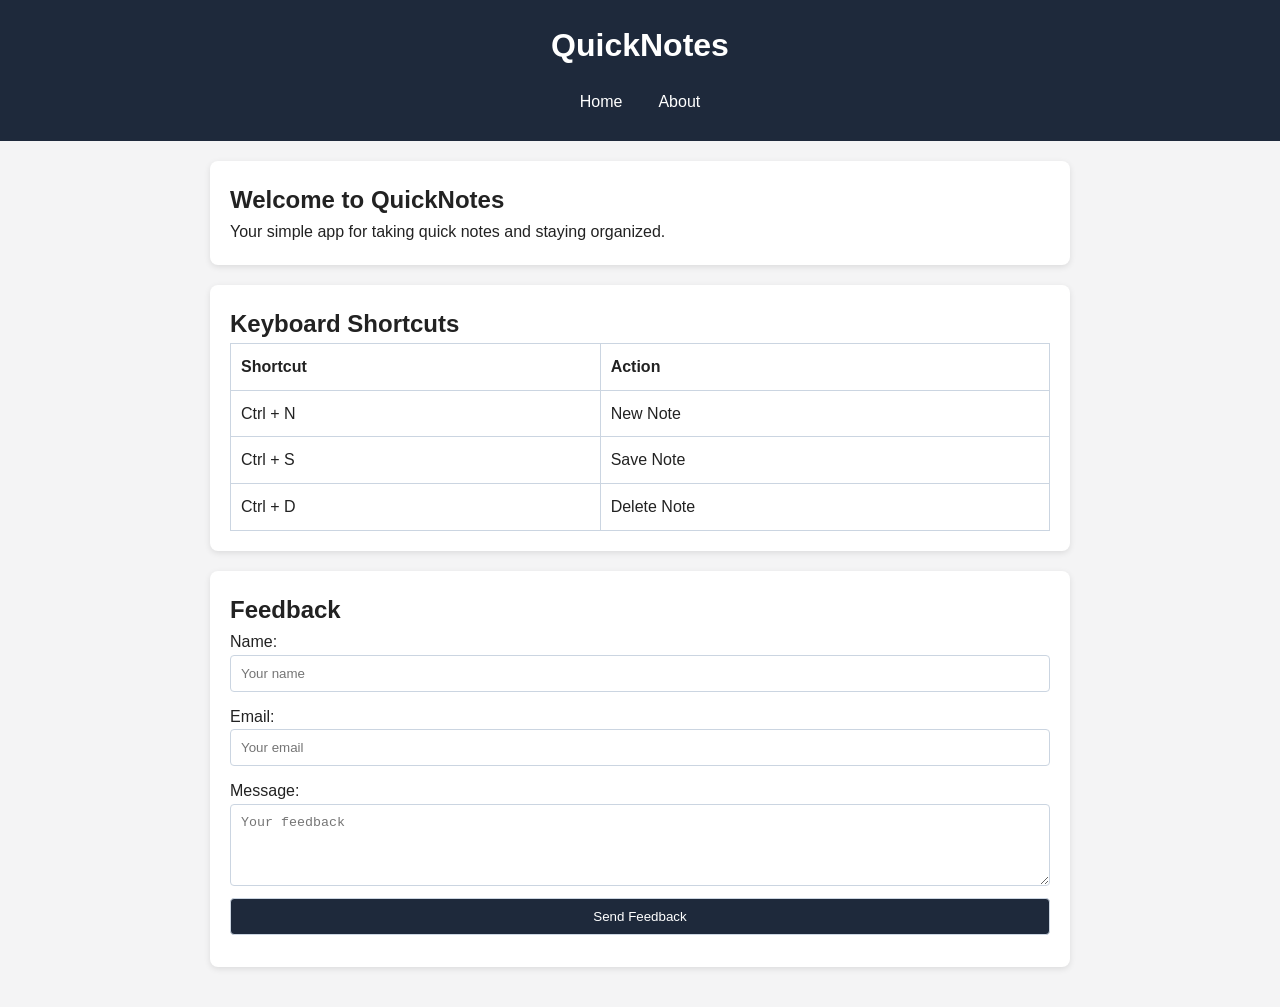
<file: day2/index.html>
<!DOCTYPE html>
<html lang="en">
<head>
  <meta charset="UTF-8">
  <meta name="viewport" content="width=device-width, initial-scale=1.0">
  <title>QuickNotes - Home</title>
  <link rel="stylesheet" href="style.css">
</head>
<body>
  <header>
    <h1>QuickNotes</h1>
    <nav>
      <a href="index.html">Home</a>
      <a href="about.html">About</a>
    </nav>
  </header>

  <main>
    <section>
      <h2>Welcome to QuickNotes</h2>
      <p>Your simple app for taking quick notes and staying organized.</p>
    </section>

    <section>
      <h2>Keyboard Shortcuts</h2>
      <table>
        <thead>
          <tr>
            <th>Shortcut</th>
            <th>Action</th>
          </tr>
        </thead>
        <tbody>
          <tr>
            <td>Ctrl + N</td>
            <td>New Note</td>
          </tr>
          <tr>
            <td>Ctrl + S</td>
            <td>Save Note</td>
          </tr>
          <tr>
            <td>Ctrl + D</td>
            <td>Delete Note</td>
          </tr>
        </tbody>
      </table>
    </section>

    <section>
      <h2>Feedback</h2>
      <form>
        <label for="name">Name:</label>
        <input type="text" id="name" name="name" placeholder="Your name">

        <label for="email">Email:</label>
        <input type="email" id="email" name="email" placeholder="Your email">

        <label for="message">Message:</label>
        <textarea id="message" name="message" rows="4" placeholder="Your feedback"></textarea>

        <button type="submit">Send Feedback</button>
      </form>
    </section>
  </main>
</body>
</html>
</file>
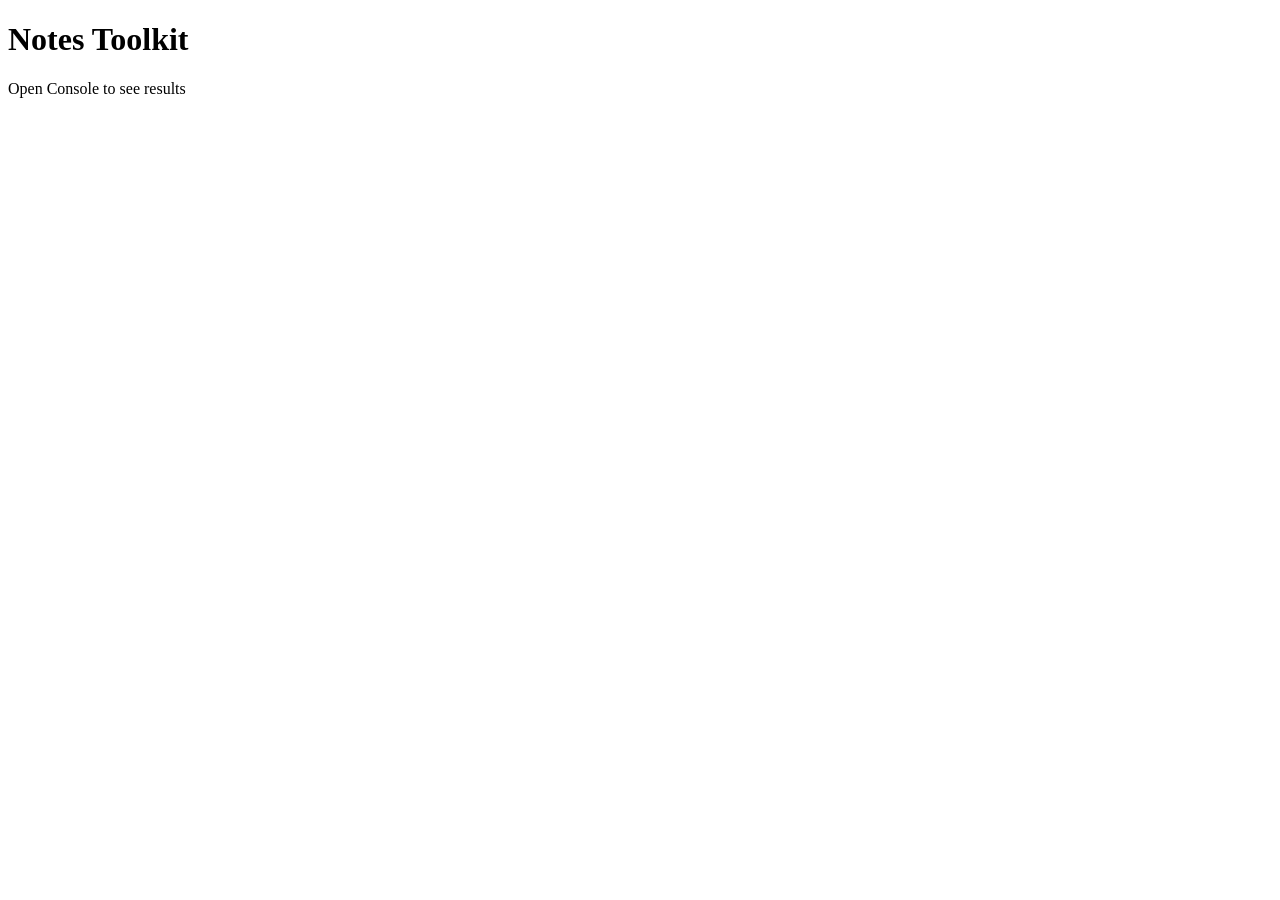
<file: day3/index.html>
<!DOCTYPE html>
<html lang="en">
<head>
  <meta charset="UTF-8">
  <title>Notes Toolkit</title>
  <script src="script.js" defer></script>
</head>
<body>
  <h1>Notes Toolkit</h1>
  <p>Open Console to see results</p>
</body>
</html>
</file>
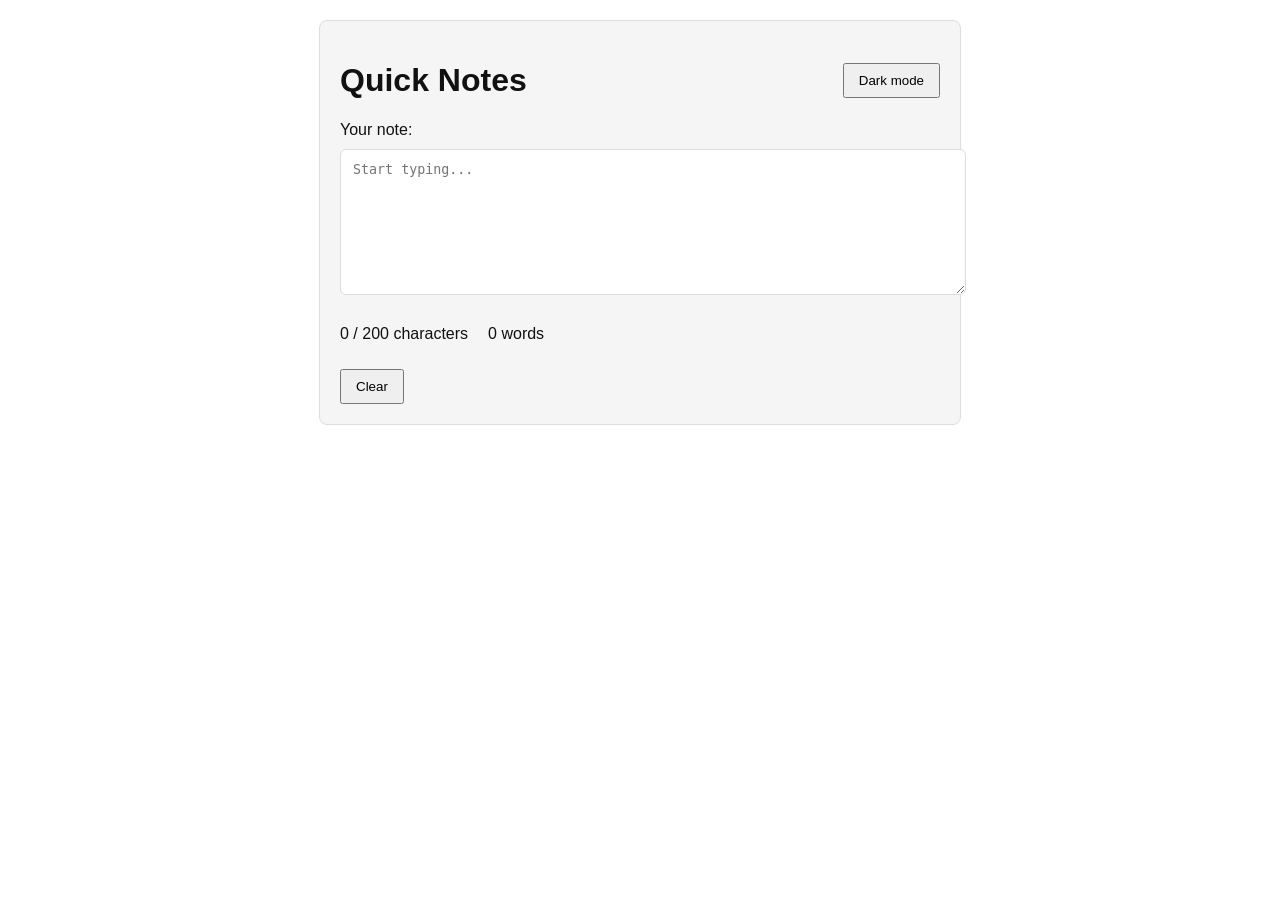
<file: day4/index.html>
<!DOCTYPE html>
<html lang="en">
<head>
  <meta charset="UTF-8">
  <meta name="viewport" content="width=device-width, initial-scale=1.0">
  <title>Day 4 - Live Counter & Dark Mode</title>
  <link rel="stylesheet" href="style.css">
  <script src="script.js" defer></script>
</head>
<body>
  <div class="container">
    <header>
      <h1>Quick Notes</h1>
      <button id="theme-toggle">Dark mode</button>
    </header>

    <label for="note-text">Your note:</label>
    <textarea id="note-text" placeholder="Start typing..."></textarea>

    <div class="stats">
      <p id="char-count">0 / 200 characters</p>
      <p id="word-count">0 words</p>
    </div>

    <button id="clear-btn">Clear</button>
  </div>
</body>
</html>
</file>
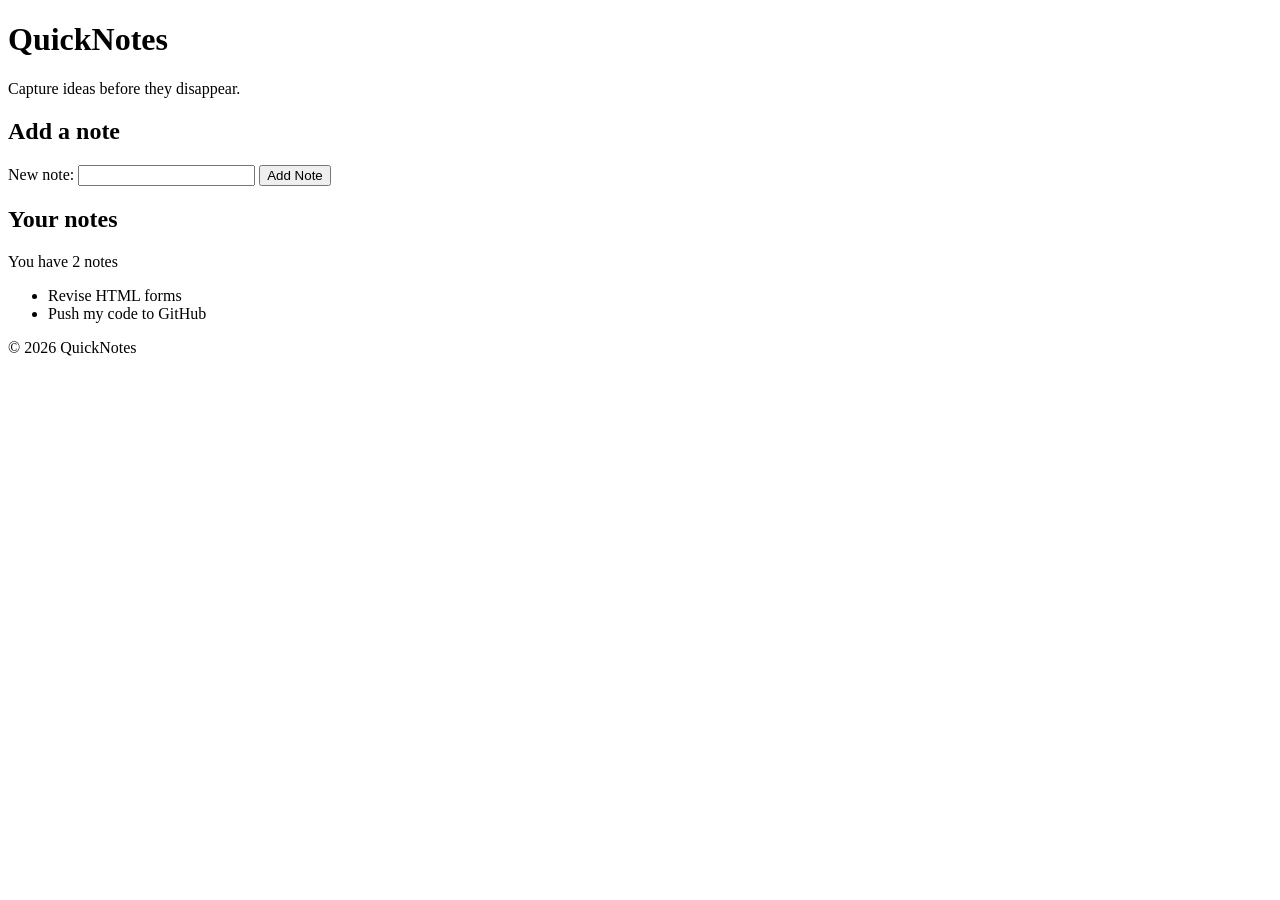
<file: PRACTICE/quicknotes -day1/index.html>
<!DOCTYPE html>
<html lang="en">
<head>
    <meta charset="UTF-8" />
    <meta name="viewport" content="width=device-width, initial-scale=1.0" />
    <title>QuickNotes</title>
</head>
<body>
    <header>
        <h1>QuickNotes</h1>
        <p>Capture ideas before they disappear.</p>
    </header>
    <main>
        <section>
            <h2>Add a note</h2>
            <form id="note-form">
                <label for="note-input">New note:</label>
                <input type="text" id="note-input" name="note-input" />
                <button type="submit">Add Note</button>
            </form>
        </section>
        <section>
            <h2>Your notes</h2>
            <p id="note-count">You have 2 notes</p>
            <ul id="notes-list">
                <li>Revise HTML forms</li>
                <li>Push my code to GitHub</li>
            </ul>
        </section>
    </main>
    <footer>
        <p>&copy; 2026 QuickNotes</p>
    </footer>
</body>
</html>
</file>
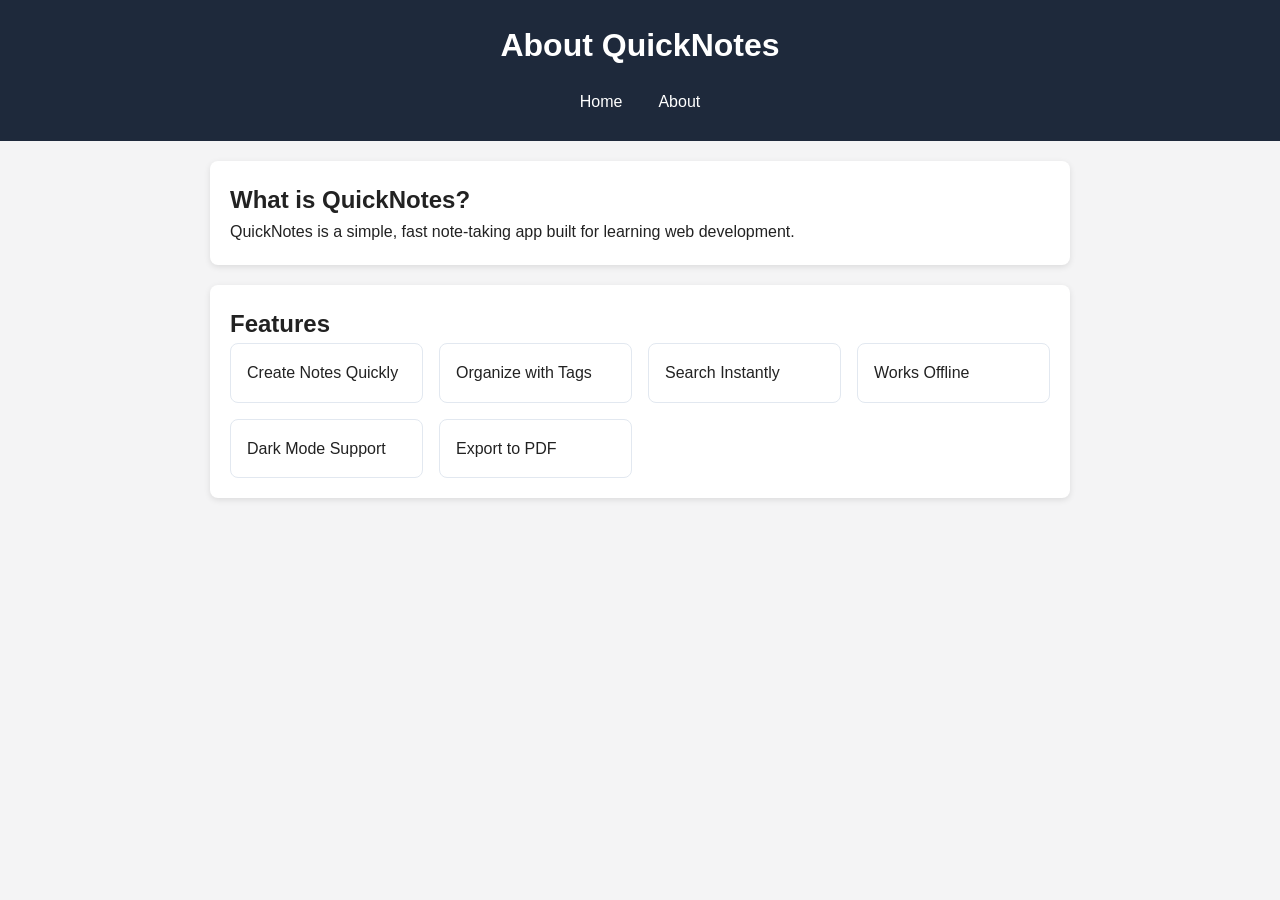
<file: day2/about.html>
<!DOCTYPE html>
<html lang="en">
<head>
  <meta charset="UTF-8">
  <meta name="viewport" content="width=device-width, initial-scale=1.0">
  <title>QuickNotes - About</title>
  <link rel="stylesheet" href="style.css">
</head>
<body>
  <header>
    <h1>About QuickNotes</h1>
    <nav>
      <a href="index.html">Home</a>
      <a href="about.html">About</a>
    </nav>
  </header>

  <main>
    <section>
      <h2>What is QuickNotes?</h2>
      <p>QuickNotes is a simple, fast note-taking app built for learning web development.</p>
    </section>

    <section>
      <h2>Features</h2>
      <ul class="features">
        <li>Create Notes Quickly</li>
        <li>Organize with Tags</li>
        <li>Search Instantly</li>
        <li>Works Offline</li>
        <li>Dark Mode Support</li>
        <li>Export to PDF</li>
      </ul>
    </section>
  </main>
</body>
</html>
</file>
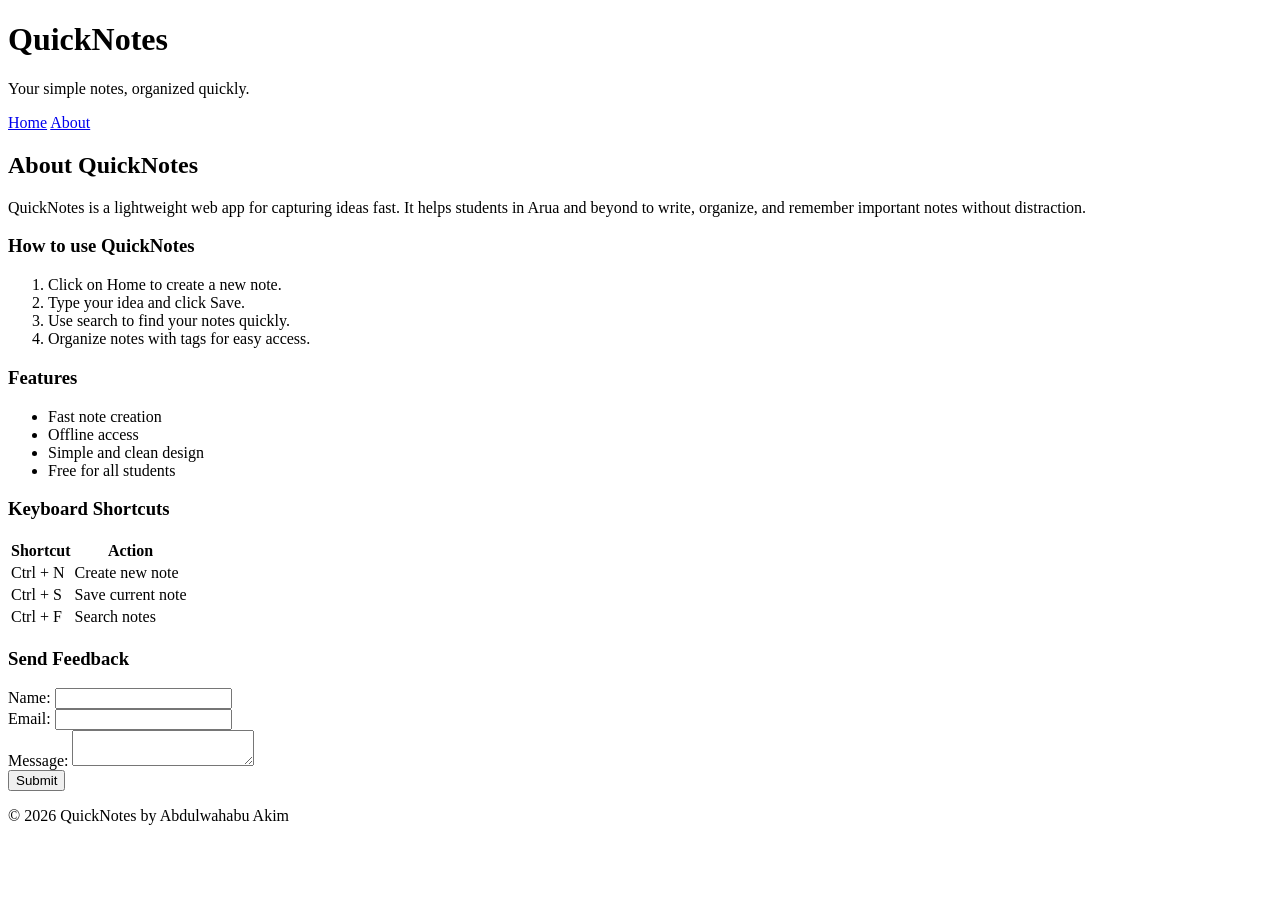
<file: WEB-Foundation days/day 1/about.html>
<!DOCTYPE html>
<html lang="en">
<head>
  <meta charset="UTF-8">
  <meta name="viewport" content="width=device-width, initial-scale=1.0">
  <title>QuickNotes - About</title>
</head>
<body>
  <header>
    <h1>QuickNotes</h1>
    <p>Your simple notes, organized quickly.</p>
    <nav>
      <a href="index.html">Home</a>
      <a href="about.html">About</a>
    </nav>
  </header>

  <main>
    <h2>About QuickNotes</h2>
    <p>QuickNotes is a lightweight web app for capturing ideas fast. It helps students in Arua and beyond to write, organize, and remember important notes without distraction.</p>

    <section>
      <h3>How to use QuickNotes</h3>
      <ol>
        <li>Click on Home to create a new note.</li>
        <li>Type your idea and click Save.</li>
        <li>Use search to find your notes quickly.</li>
        <li>Organize notes with tags for easy access.</li>
      </ol>
    </section>

    <section>
      <h3>Features</h3>
      <ul>
        <li>Fast note creation</li>
        <li>Offline access</li>
        <li>Simple and clean design</li>
        <li>Free for all students</li>
      </ul>
    </section>

    <section>
      <h3>Keyboard Shortcuts</h3>
      <table>
        <thead>
          <tr>
            <th>Shortcut</th>
            <th>Action</th>
          </tr>
        </thead>
        <tbody>
          <tr>
            <td>Ctrl + N</td>
            <td>Create new note</td>
          </tr>
          <tr>
            <td>Ctrl + S</td>
            <td>Save current note</td>
          </tr>
          <tr>
            <td>Ctrl + F</td>
            <td>Search notes</td>
          </tr>
        </tbody>
      </table>
    </section>

    <section>
      <h3>Send Feedback</h3>
      <form>
        <div>
          <label for="name">Name:</label>
          <input type="text" id="name" name="name" required>
        </div>
        <div>
          <label for="email">Email:</label>
          <input type="email" id="email" name="email" required>
        </div>
        <div>
          <label for="message">Message:</label>
          <textarea id="message" name="message" required></textarea>
        </div>
        <button type="submit">Submit</button>
      </form>
    </section>
  </main>

  <footer>
    <p>&copy; 2026 QuickNotes by Abdulwahabu Akim</p>
  </footer>
</body>
</html>
</file>
<file: day2/style.css>
* {
  box-sizing: border-box;
  margin: 0;
  padding: 0;
}

body {
  font-family: Arial, sans-serif;
  background: #f4f4f5;
  color: #222;
  line-height: 1.6;
}

header {
  background: #1e293b;
  color: white;
  padding: 20px;
  text-align: center;
}

nav {
  display: flex;
  justify-content: center;
  gap: 16px;
  margin-top: 12px;
}

nav a {
  color: white;
  text-decoration: none;
  padding: 6px 10px;
  transition: color 0.3s, background 0.3s;
}

nav a:hover {
  color: #facc15;
  background: rgba(255,255,255,0.1);
  border-radius: 4px;
}

main {
  max-width: 900px;
  margin-left: auto;
  margin-right: auto;
  padding: 20px;
}

section {
  background: white;
  padding: 20px;
  margin-bottom: 20px;
  border-radius: 8px;
  box-shadow: 0 2px 6px rgba(0,0,0,0.1);
}

.features {
  list-style: none;
  display: grid;
  grid-template-columns: repeat(auto-fit, minmax(180px, 1fr));
  gap: 16px;
}

.features li {
  background: #ffffff;
  border: 1px solid #e2e8f0;
  padding: 16px;
  border-radius: 8px;
}

table {
  width: 100%;
  border-collapse: collapse;
}

th, td {
  border: 1px solid #cbd5e1;
  padding: 10px;
  text-align: left;
}

form {
  display: flex;
  flex-direction: column;
}

input, textarea, button {
  width: 100%;
  padding: 10px;
  margin-bottom: 12px;
  border: 1px solid #cbd5e1;
  border-radius: 4px;
}

button {
  background: #1e293b;
  color: white;
  cursor: pointer;
  transition: background 0.3s;
}

button:hover {
  background: #334155;
}

@media (max-width: 600px) {
  header {
    font-size: 18px;
    padding: 12px;
  }
  main {
    padding: 10px;
  }
}
</file>
<file: day4/style.css>
:root {
  --bg: #ffffff;
  --text: #111111;
  --card: #f5f5f5;
  --border: #dddddd;
}

body {
  background-color: var(--bg);
  color: var(--text);
  font-family: Arial, sans-serif;
  margin: 0;
  padding: 20px;
}

body.dark {
  --bg: #121212;
  --text: #eeeeee;
  --card: #1e1e1e;
  --border: #333333;
}

.container {
  max-width: 600px;
  margin: 0 auto;
  background: var(--card);
  padding: 20px;
  border: 1px solid var(--border);
  border-radius: 8px;
}

header {
  display: flex;
  justify-content: space-between;
  align-items: center;
}

textarea {
  width: 100%;
  min-height: 120px;
  padding: 12px;
  margin-top: 10px;
  border: 1px solid var(--border);
  border-radius: 6px;
  background: var(--bg);
  color: var(--text);
  resize: vertical;
}

.stats {
  display: flex;
  gap: 20px;
  margin: 10px 0;
}

button {
  padding: 8px 14px;
  cursor: pointer;
}

.warning {
  color: orange;
}

.over {
  color: red;
  font-weight: bold;
}
</file>
